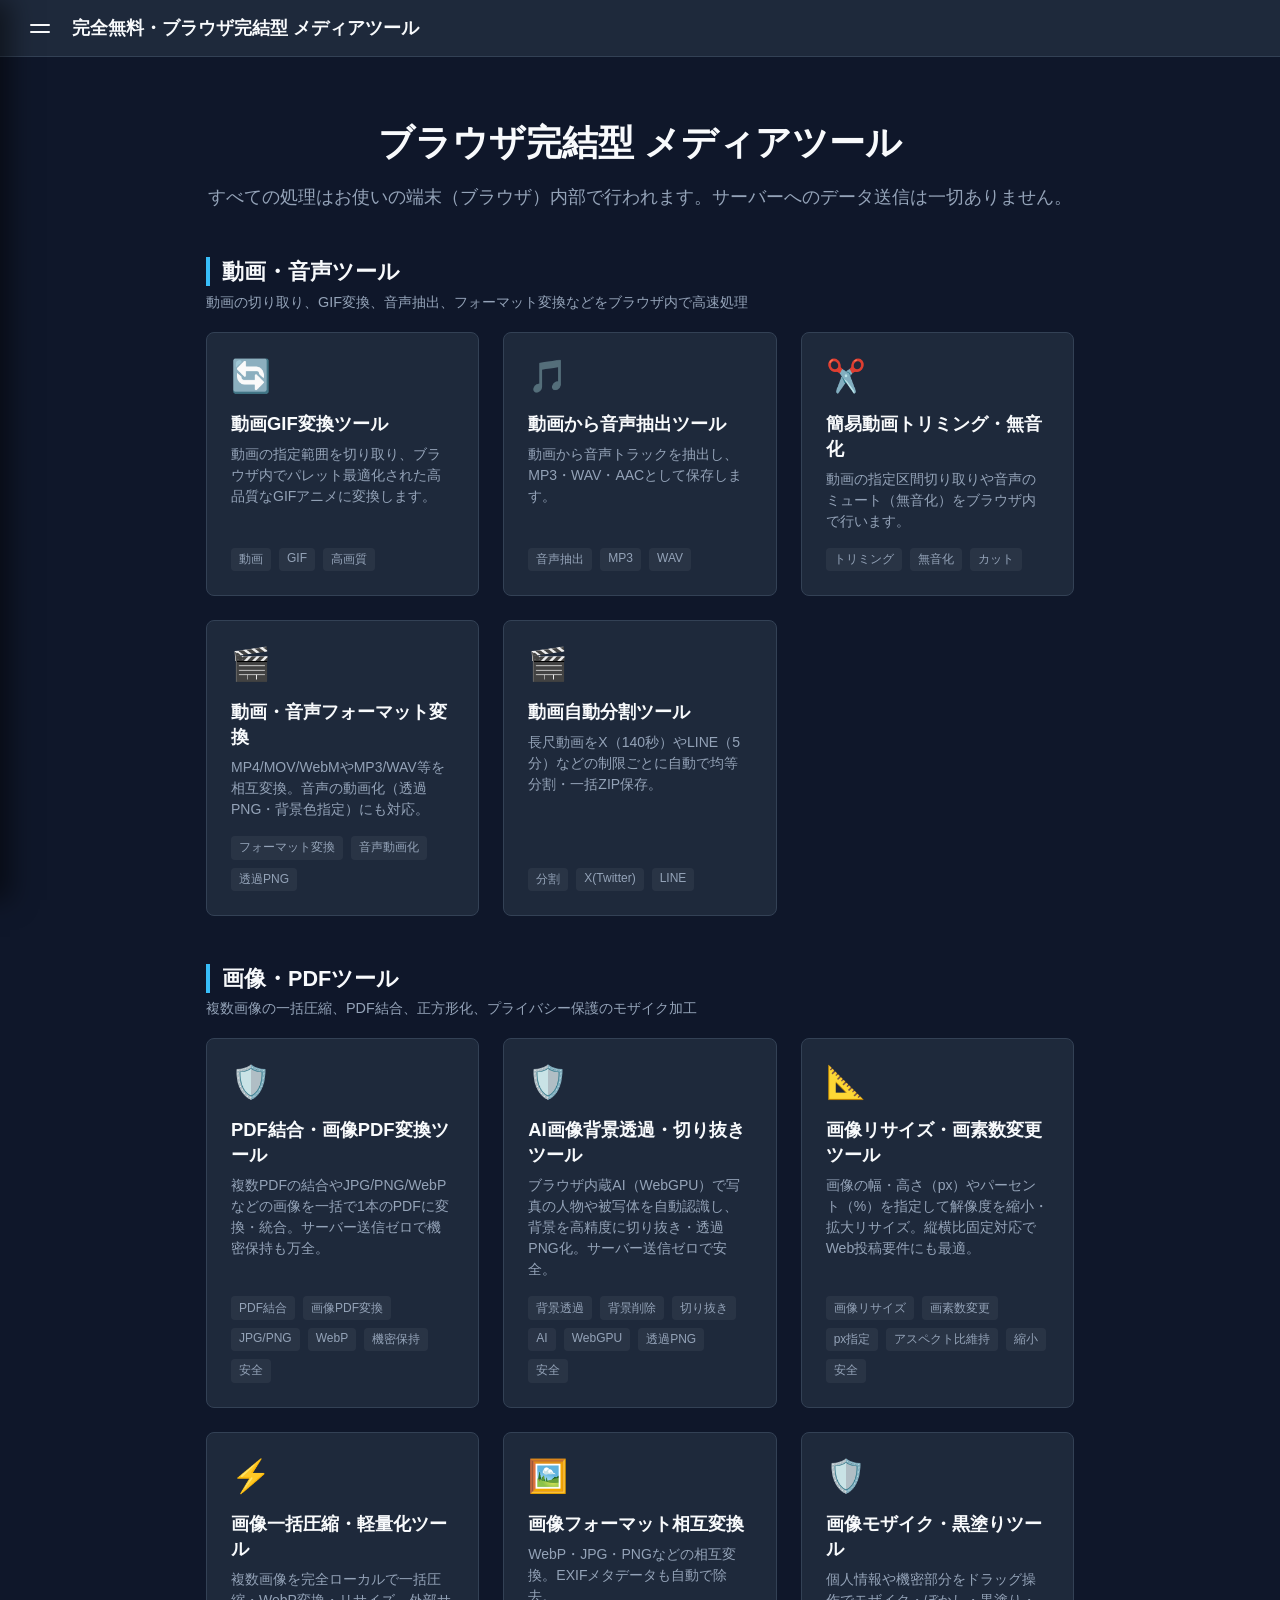
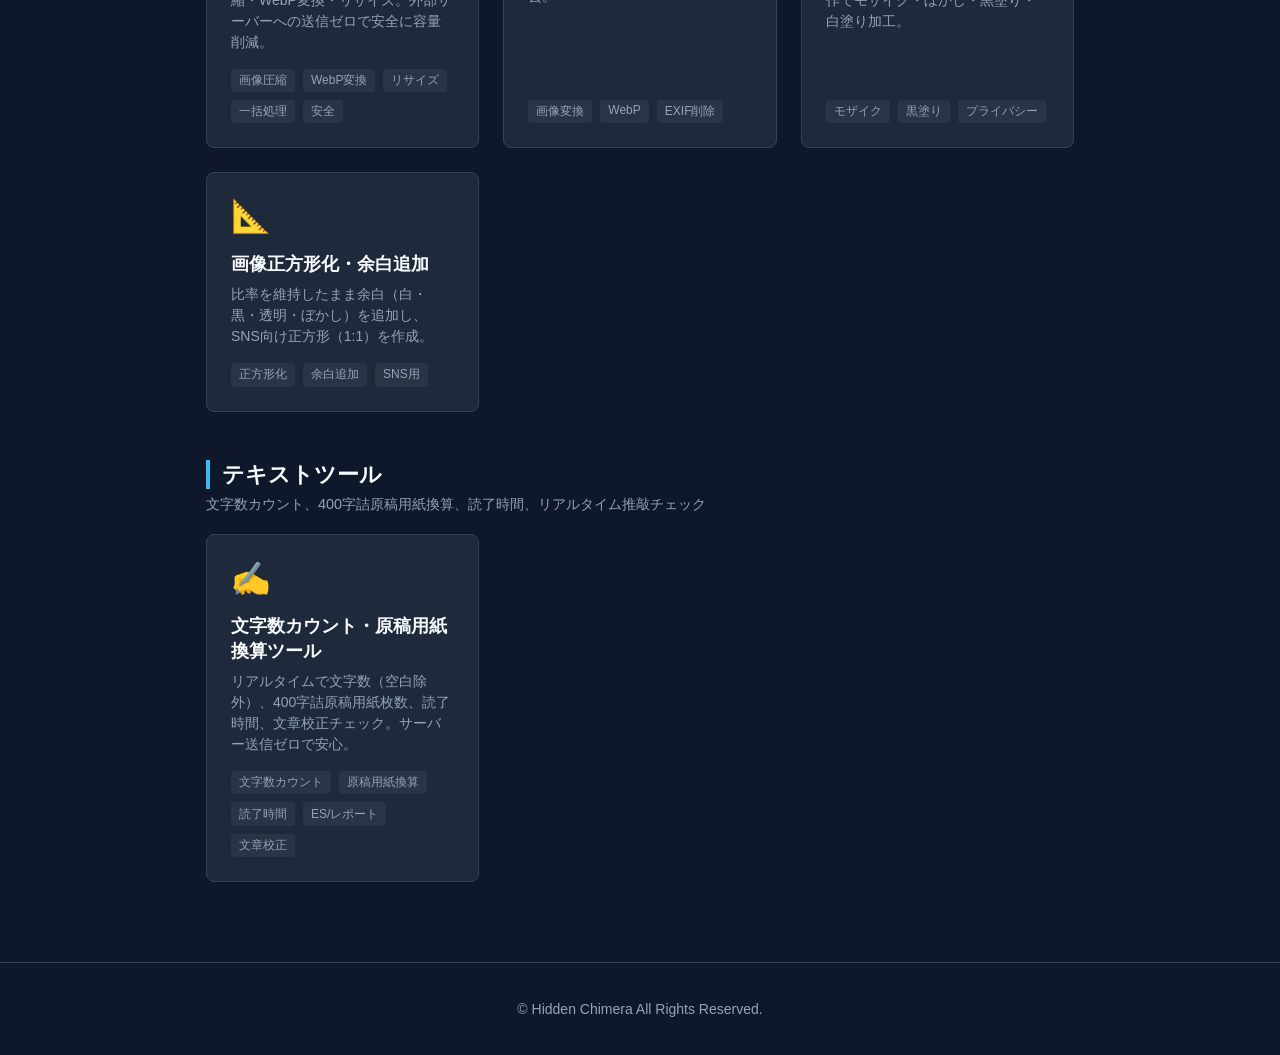
<file: index.html>
<!DOCTYPE html>
<html lang="ja">
<head>
  <meta charset="UTF-8">
  <!-- Google tag (gtag.js) -->
  <script async src="https://www.googletagmanager.com/gtag/js?id=G-R3DRCDH9Z3"></script>
  <script>
    window.dataLayer = window.dataLayer || [];
    function gtag(){dataLayer.push(arguments);}
    gtag('js', new Date());

    gtag('config', 'G-R3DRCDH9Z3');
    gtag('config', 'G-FW7R85YTVX');
  </script>

  <meta name="viewport" content="width=device-width, initial-scale=1.0">
  <title>完全無料・ブラウザ完結型 メディアツール | Tools</title>
  <meta name="description" content="画像圧縮、PDF結合、動画変換、文字数カウントなど、すべての処理がお使いのブラウザ内（ローカル）で完結するWebツール集。サーバー送信ゼロで機密・プライバシーも万全です。">
  <meta name="keywords" content="画像圧縮,PDF結合,動画GIF変換,動画トリミング,文字数カウント,安全,サーバー送信なし,無料">

  <!-- OGP / Twitter Card -->
  <meta property="og:title" content="完全無料・ブラウザ完結型 メディアツール | Tools">
  <meta property="og:description" content="画像圧縮、PDF結合、動画変換、文字数カウントなど、すべての処理がお使いのブラウザ内（ローカル）で完結する安全なメディアツール集。">
  <meta property="og:type" content="website">
  <meta name="twitter:card" content="summary_large_image">

  <link rel="stylesheet" href="/assets/css/common.css">

  <style>
    .loading-notice {
      text-align: center;
      padding: 3rem 1rem;
      color: var(--text-muted);
      font-size: 0.95rem;
    }
  </style>
</head>
<body>

  <header>
    <div class="logo">
      <a href="/">完全無料・ブラウザ完結型 メディアツール</a>
    </div>
  </header>

  <main>
    <section class="hero">
      <h1>ブラウザ完結型 メディアツール</h1>
      <p>すべての処理はお使いの端末（ブラウザ）内部で行われます。サーバーへのデータ送信は一切ありません。</p>
    </section>

    <!-- ツール一覧コンテナ（items.json から動的レンダリング） -->
    <div id="tools-container">
      <div class="loading-notice">ツール一覧を読み込み中...</div>
    </div>

    <noscript>
      <div style="padding: 1.5rem; background: var(--card-bg); border-radius: var(--radius); text-align: center; margin-top: 1rem;">
        <p>当ツールの利用にはJavaScriptの有効化が必要です。</p>
      </div>
    </noscript>
  </main>

  <footer>
    <p>&copy; Hidden Chimera All Rights Reserved.</p>
  </footer>

  <script src="/assets/js/common.js"></script>
  <script>
    document.addEventListener('DOMContentLoaded', async () => {
      const container = document.getElementById('tools-container');

      const iconMap = {
        film: '🎬',
        music: '🎵',
        scissors: '✂️',
        repeat: '🔄',
        image: '🖼️',
        maximize: '📐',
        shield: '🛡️',
        zap: '⚡',
        edit: '✍️',
        default: '🔧'
      };

      const categoryDefinitions = {
        'video-audio': {
          title: '動画・音声ツール',
          description: '動画の切り取り、GIF変換、音声抽出、フォーマット変換などをブラウザ内で高速処理'
        },
        'image': {
          title: '画像・PDFツール',
          description: '複数画像の一括圧縮、PDF結合、正方形化、プライバシー保護のモザイク加工'
        },
        'text': {
          title: 'テキストツール',
          description: '文字数カウント、400字詰原稿用紙換算、読了時間、リアルタイム推敲チェック'
        }
      };

      try {
        const res = await fetch('/items.json');
        if (!res.ok) throw new Error('items.json fetch error');
        const tools = await res.json();

        // カテゴリごとに仕分け
        const categorized = {
          'video-audio': [],
          'image': [],
          'text': []
        };

        tools.forEach(tool => {
          if (categorized[tool.category]) {
            categorized[tool.category].push(tool);
          }
        });

        let html = '';

        for (const [catKey, catInfo] of Object.entries(categoryDefinitions)) {
          const items = categorized[catKey];
          if (!items || items.length === 0) continue;

          html += `
            <section class="category-section">
              <h2 class="category-title">${catInfo.title}</h2>
              <div class="category-desc">${catInfo.description}</div>
              <div class="tool-grid">
          `;

          items.forEach(tool => {
            const icon = iconMap[tool.icon] || iconMap.default;
            const targetUrl = `/items/${tool.id}/`;
            const tagsHtml = (tool.tags || [])
              .map(tag => `<span class="tool-tag">${tag}</span>`)
              .join('');

            html += `
              <a href="${targetUrl}" class="tool-card">
                <div class="tool-card-icon">${icon}</div>
                <div class="tool-card-title">${tool.name}</div>
                <div class="tool-card-desc">${tool.description}</div>
                <div class="tool-card-tags">
                  ${tagsHtml}
                </div>
              </a>
            `;
          });

          html += `
              </div>
            </section>
          `;
        }

        container.innerHTML = html;

      } catch (err) {
        console.error(err);
        container.innerHTML = `
          <div class="loading-notice" style="color: #f87171;">
            ツールの読み込みに失敗しました。ページを再読み込みしてください。
          </div>
        `;
      }
    });
  </script>
</body>
</html>
</file>
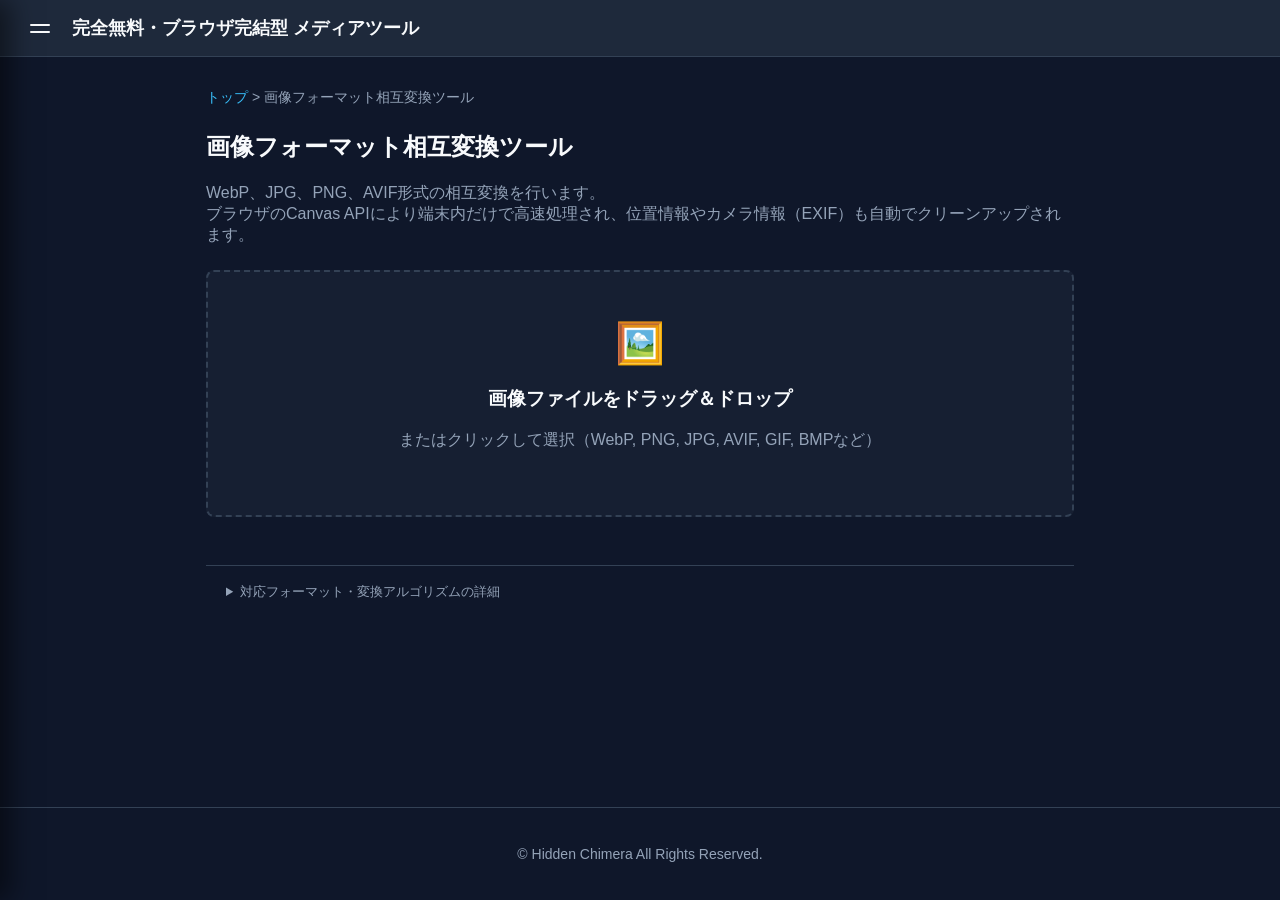
<file: items/image-converter/index.html>
<!DOCTYPE html>
<html lang="ja">
<head>
  <meta charset="UTF-8">
  <!-- Google tag (gtag.js) -->
  <script async src="https://www.googletagmanager.com/gtag/js?id=G-R3DRCDH9Z3"></script>
  <script>
    window.dataLayer = window.dataLayer || [];
    function gtag(){dataLayer.push(arguments);}
    gtag('js', new Date());

    gtag('config', 'G-R3DRCDH9Z3');
    gtag('config', 'G-FW7R85YTVX');
  </script>

  <meta name="viewport" content="width=device-width, initial-scale=1.0">
  <title>画像フォーマット相互変換ツール | 完全無料・ブラウザ完結型 メディアツール</title>
  <meta name="description" content="WebP・JPG・PNG・AVIFなどの画像をブラウザ上で相互変換・一括圧縮。EXIF削除にも対応。サーバー送信なしで高速・安全に処理します。">
  <link rel="stylesheet" href="../../assets/css/common.css">
  <style>
    .breadcrumb {
      font-size: 0.875rem;
      margin-bottom: 1.5rem;
      color: var(--text-muted);
    }
    .breadcrumb a {
      color: var(--primary-color);
      text-decoration: none;
    }
    .control-panel {
      display: none;
      background-color: var(--card-bg);
      border: 1px solid var(--border-color);
      border-radius: var(--radius);
      padding: 1.5rem;
      margin-top: 1.5rem;
    }
    .form-grid {
      display: grid;
      grid-template-columns: repeat(auto-fit, minmax(220px, 1fr));
      gap: 1.25rem;
      margin-bottom: 1.5rem;
    }
    .form-group {
      display: flex;
      flex-direction: column;
      gap: 0.5rem;
    }
    .form-group label {
      font-size: 0.85rem;
      color: var(--text-muted);
    }
    .form-group select,
    .form-group input[type="range"] {
      background: var(--bg-color);
      border: 1px solid var(--border-color);
      color: var(--text-color);
      padding: 0.6rem;
      border-radius: 6px;
    }
    .image-preview-wrapper {
      margin-bottom: 1.5rem;
      text-align: center;
      background: #000;
      border-radius: 8px;
      overflow: hidden;
      padding: 1rem;
      display: flex;
      justify-content: center;
      align-items: center;
      min-height: 140px;
    }
    .image-preview-wrapper img {
      max-width: 100%;
      max-height: 360px;
      object-fit: contain;
      border-radius: 4px;
    }
    .notice-box {
      font-size: 0.8rem;
      color: var(--text-muted);
      background: rgba(255, 255, 255, 0.03);
      border: 1px solid var(--border-color);
      border-radius: 6px;
      padding: 0.75rem 1rem;
      margin-top: 1rem;
      line-height: 1.5;
    }
    .input-info-badge {
      display: inline-block;
      font-size: 0.75rem;
      padding: 0.2rem 0.6rem;
      border-radius: 4px;
      background: rgba(255, 255, 255, 0.1);
      margin-bottom: 0.5rem;
    }
    .slider-container {
      display: flex;
      align-items: center;
      gap: 1rem;
    }
    .slider-container input[type="range"] {
      flex: 1;
    }
    .slider-val {
      font-size: 0.9rem;
      font-weight: 600;
      min-width: 45px;
    }
    .checkbox-group {
      display: flex;
      align-items: center;
      gap: 0.5rem;
      margin-top: 0.5rem;
      cursor: pointer;
    }
    .checkbox-group input {
      cursor: pointer;
    }

    /* 仕様説明アコーディオン */
    .spec-details {
      margin-top: 3rem;
      padding: 1rem 1.25rem;
      border-top: 1px solid var(--border-color);
      font-size: 0.8rem;
      color: var(--text-muted);
      line-height: 1.6;
    }
    .spec-details summary {
      cursor: pointer;
      user-select: none;
      color: var(--text-muted);
      font-weight: 500;
      outline: none;
    }
    .spec-details summary:hover {
      color: var(--text-color);
    }
    .spec-content {
      margin-top: 1rem;
      display: grid;
      grid-template-columns: repeat(auto-fit, minmax(240px, 1fr));
      gap: 1.25rem;
    }
    .spec-group h4 {
      font-size: 0.825rem;
      color: var(--text-color);
      margin-bottom: 0.35rem;
    }
    .spec-group ul {
      margin: 0;
      padding-left: 1.2rem;
    }
    .spec-group li {
      margin-bottom: 0.25rem;
    }
  </style>
</head>
<body>

  <header>
    <div class="logo">
      <a href="../../">完全無料・ブラウザ完結型 メディアツール</a>
    </div>
  </header>

  <main>
    <div class="breadcrumb">
      <a href="../../">トップ</a> &gt; 画像フォーマット相互変換ツール
    </div>

    <h2>画像フォーマット相互変換ツール</h2>
    <p style="color: var(--text-muted); margin-bottom: 1.5rem;">
      WebP、JPG、PNG、AVIF形式の相互変換を行います。<br>
      ブラウザのCanvas APIにより端末内だけで高速処理され、位置情報やカメラ情報（EXIF）も自動でクリーンアップされます。
    </p>

    <!-- ドロップエリア -->
    <div id="dropzone" class="dropzone">
      <div style="font-size: 2.5rem; margin-bottom: 0.5rem;">🖼️</div>
      <h3>画像ファイルをドラッグ＆ドロップ</h3>
      <p>またはクリックして選択（WebP, PNG, JPG, AVIF, GIF, BMPなど）</p>
    </div>

    <!-- コントロールパネル -->
    <div id="control-panel" class="control-panel">
      <div id="input-info-badge" class="input-info-badge">検出ファイル: -</div>

      <div class="image-preview-wrapper">
        <img id="image-preview" alt="画像プレビュー">
      </div>

      <div class="form-grid">
        <div class="form-group">
          <label for="target-format">出力フォーマット</label>
          <select id="target-format">
            <option value="webp">WebP（軽量・Web標準）</option>
            <option value="jpeg">JPG / JPEG（汎用・写真向け）</option>
            <option value="png">PNG（ロスレス・透過対応）</option>
          </select>
        </div>

        <div class="form-group" id="quality-container">
          <label for="quality-range">画質設定</label>
          <div class="slider-container">
            <input type="range" id="quality-range" min="0.1" max="1.0" step="0.05" value="0.85">
            <span id="quality-val" class="slider-val">85%</span>
          </div>
        </div>
      </div>

      <button id="convert-btn" class="btn" style="width: 100%;">変換してダウンロード</button>

      <div class="notice-box">
        💡 <strong>完全ローカル処理・プライバシー保護</strong>: サーバーへの画像送信は行われません。Canvas経由で再描画するため、撮影日時や位置情報などのEXIFメタデータは自動的に除去されます。
      </div>

      <div id="progress-wrapper" class="progress-wrapper">
        <div class="progress-bar-container">
          <div id="progress-bar" class="progress-bar"></div>
        </div>
        <div id="status-text" class="status-text">変換処理中...</div>
      </div>
    </div>

    <!-- 仕様説明アコーディオン -->
    <details class="spec-details">
      <summary>対応フォーマット・変換アルゴリズムの詳細</summary>
      <div class="spec-content">
        <div class="spec-group">
          <h4>入力対応フォーマット</h4>
          <ul>
            <li><strong>画像:</strong> WebP, PNG, JPEG/JPG, AVIF, GIF, BMP, SVG, ICO</li>
          </ul>
        </div>
        <div class="spec-group">
          <h4>出力対応フォーマット</h4>
          <ul>
            <li><strong>WebP:</strong> Google開発の次世代画像形式。アルファ透過を保持したままロッシー/ロスレス圧縮。</li>
            <li><strong>JPEG:</strong> 透過部分は白背景（#FFFFFF）に自動合成。品質スライダー（10%〜100%）による量子化テーブル調整。</li>
            <li><strong>PNG:</strong> 24bit RGB / 32bit RGBA ロスレス（非可逆劣化なし）。</li>
          </ul>
        </div>
        <div class="spec-group">
          <h4>EXIF・個人情報の自動除去</h4>
          <ul>
            <li><strong>Canvas再描画方式:</strong> ピクセル生データのみを抽出し、Canvas上に再ラスタライズして出力するため、元のバイナリに埋め込まれていた GPS位置情報、撮影日時、カメラ機種名などの Exif メタデータは100%物理的に除去されます。</li>
          </ul>
        </div>
      </div>
    </details>
  </main>

  <footer>
    <p>&copy; Hidden Chimera All Rights Reserved.</p>
  </footer>

  <script src="../../assets/js/common.js"></script>
  <script src="./app.js"></script>
</body>
</html>
</file>
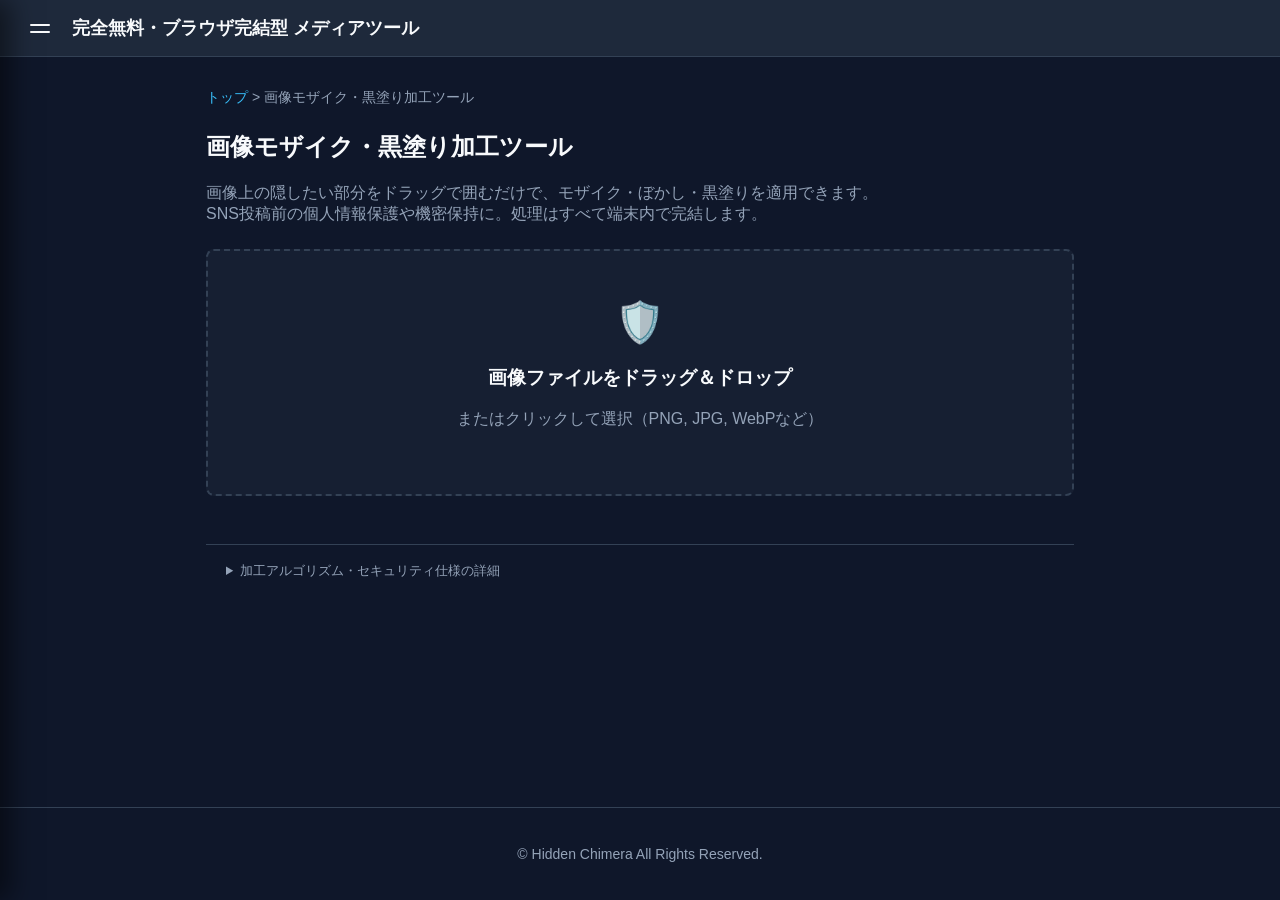
<file: items/image-mosaic-redact/index.html>
<!DOCTYPE html>
<html lang="ja">
<head>
  <meta charset="UTF-8">
  <!-- Google tag (gtag.js) -->
  <script async src="https://www.googletagmanager.com/gtag/js?id=G-R3DRCDH9Z3"></script>
  <script>
    window.dataLayer = window.dataLayer || [];
    function gtag(){dataLayer.push(arguments);}
    gtag('js', new Date());

    gtag('config', 'G-R3DRCDH9Z3');
    gtag('config', 'G-FW7R85YTVX');
  </script>

  <meta name="viewport" content="width=device-width, initial-scale=1.0">
  <title>画像モザイク・黒塗り加工ツール | 完全無料・ブラウザ完結型 メディアツール</title>
  <meta name="description" content="画像の顔や個人情報、機密部分をドラッグ操作で素早く隠せる軽量プライバシー保護ツール。モザイク・ぼかし・黒塗りに対応。ブラウザ完結で安全。">
  <link rel="stylesheet" href="../../assets/css/common.css">
  <style>
    .breadcrumb {
      font-size: 0.875rem;
      margin-bottom: 1.5rem;
      color: var(--text-muted);
    }
    .breadcrumb a {
      color: var(--primary-color);
      text-decoration: none;
    }
    .editor-section {
      display: none;
      background-color: var(--card-bg);
      border: 1px solid var(--border-color);
      border-radius: var(--radius);
      padding: 1.5rem;
      margin-top: 1.5rem;
    }
    .toolbar {
      display: flex;
      flex-wrap: wrap;
      align-items: center;
      gap: 1rem;
      margin-bottom: 1.25rem;
      padding-bottom: 1rem;
      border-bottom: 1px solid var(--border-color);
    }
    .toolbar-group {
      display: flex;
      align-items: center;
      gap: 0.5rem;
    }
    .toolbar-group label {
      font-size: 0.85rem;
      color: var(--text-muted);
      white-space: nowrap;
    }
    .toolbar select, .toolbar input[type="range"] {
      background: var(--bg-color);
      border: 1px solid var(--border-color);
      color: var(--text-color);
      padding: 0.45rem 0.6rem;
      border-radius: 6px;
    }
    .btn-secondary {
      background: rgba(255, 255, 255, 0.08);
      color: var(--text-color);
      border: 1px solid var(--border-color);
      padding: 0.45rem 0.85rem;
      border-radius: 6px;
      font-size: 0.85rem;
      cursor: pointer;
      transition: background 0.2s;
    }
    .btn-secondary:hover {
      background: rgba(255, 255, 255, 0.15);
    }
    .canvas-container {
      position: relative;
      display: flex;
      justify-content: center;
      align-items: center;
      background: #111;
      border-radius: 8px;
      padding: 1rem;
      overflow: auto;
      max-height: 520px;
    }
    #image-canvas {
      cursor: crosshair;
      max-width: 100%;
      height: auto;
      border-radius: 4px;
      box-shadow: 0 4px 12px rgba(0, 0, 0, 0.4);
    }
    .selection-box {
      position: absolute;
      border: 1px dashed #38bdf8;
      background: rgba(56, 189, 248, 0.2);
      pointer-events: none;
      display: none;
    }

    /* 仕様説明アコーディオン */
    .spec-details {
      margin-top: 3rem;
      padding: 1rem 1.25rem;
      border-top: 1px solid var(--border-color);
      font-size: 0.8rem;
      color: var(--text-muted);
      line-height: 1.6;
    }
    .spec-details summary {
      cursor: pointer;
      user-select: none;
      color: var(--text-muted);
      font-weight: 500;
      outline: none;
    }
    .spec-details summary:hover {
      color: var(--text-color);
    }
    .spec-content {
      margin-top: 1rem;
      display: grid;
      grid-template-columns: repeat(auto-fit, minmax(240px, 1fr));
      gap: 1.25rem;
    }
    .spec-group h4 {
      font-size: 0.825rem;
      color: var(--text-color);
      margin-bottom: 0.35rem;
    }
    .spec-group ul {
      margin: 0;
      padding-left: 1.2rem;
    }
    .spec-group li {
      margin-bottom: 0.25rem;
    }
  </style>
</head>
<body>

  <header>
    <div class="logo">
      <a href="../../">完全無料・ブラウザ完結型 メディアツール</a>
    </div>
  </header>

  <main>
    <div class="breadcrumb">
      <a href="../../">トップ</a> &gt; 画像モザイク・黒塗り加工ツール
    </div>

    <h2>画像モザイク・黒塗り加工ツール</h2>
    <p style="color: var(--text-muted); margin-bottom: 1.5rem;">
      画像上の隠したい部分をドラッグで囲むだけで、モザイク・ぼかし・黒塗りを適用できます。<br>
      SNS投稿前の個人情報保護や機密保持に。処理はすべて端末内で完結します。
    </p>

    <!-- ファイルドロップエリア -->
    <div id="dropzone" class="dropzone">
      <div style="font-size: 2.5rem; margin-bottom: 0.5rem;">🛡️</div>
      <h3>画像ファイルをドラッグ＆ドロップ</h3>
      <p>またはクリックして選択（PNG, JPG, WebPなど）</p>
    </div>

    <!-- 編集パネル -->
    <div id="editor-section" class="editor-section">
      <div class="toolbar">
        <div class="toolbar-group">
          <label for="mask-type">加工タイプ</label>
          <select id="mask-type">
            <option value="mosaic">モザイク</option>
            <option value="blur">ぼかし</option>
            <option value="black">黒塗り</option>
            <option value="white">白塗り</option>
          </select>
        </div>

        <div class="toolbar-group" id="strength-group">
          <label for="mask-strength">強度: <span id="strength-val">15</span></label>
          <input type="range" id="mask-strength" min="5" max="40" value="15">
        </div>

        <div style="margin-left: auto; display: flex; gap: 0.5rem;">
          <button id="undo-btn" class="btn-secondary" title="直前の加工を取り消す">元に戻す (Undo)</button>
          <button id="reset-btn" class="btn-secondary" style="color: #f87171;">最初に戻す</button>
        </div>
      </div>

      <div class="canvas-container" id="canvas-wrapper">
        <canvas id="image-canvas"></canvas>
        <div id="selection-box" class="selection-box"></div>
      </div>

      <div style="display: flex; justify-content: space-between; align-items: center; margin-top: 1.5rem;">
        <span style="font-size: 0.8rem; color: var(--text-muted);">
          ※隠したい範囲をマウス（またはタッチ）でドラッグして指定してください。
        </span>
        <button id="download-btn" class="btn">加工済み画像を保存</button>
      </div>
    </div>

    <!-- 仕様説明アコーディオン -->
    <details class="spec-details">
      <summary>加工アルゴリズム・セキュリティ仕様の詳細</summary>
      <div class="spec-content">
        <div class="spec-group">
          <h4>入力・保存仕様</h4>
          <ul>
            <li><strong>入力:</strong> PNG, JPG/JPEG, WebP, AVIF, GIF, BMP</li>
            <li><strong>出力:</strong> PNG（ロスレス・高精細）。加工の劣化を防ぎ、元画像の解像度を100%維持して出力します。</li>
          </ul>
        </div>
        <div class="spec-group">
          <h4>マスキングアルゴリズム</h4>
          <ul>
            <li><strong>モザイク:</strong> 指定ブロックサイズごとにピクセル平均色を算出し、タイル状に塗りつぶし。</li>
            <li><strong>ぼかし:</strong> Canvas 2D <code>filter = 'blur(Xpx)'</code> を使用したガウシアンブラー処理。</li>
            <li><strong>黒塗り・白塗り:</strong> <code>fillRect</code> による単色矩形塗りつぶし。</li>
          </ul>
        </div>
        <div class="spec-group">
          <h4>不可逆加工（復元不可能性）</h4>
          <ul>
            <li><strong>ピクセル破壊:</strong> マスク部分はHTML Canvas上で元のピクセルデータが完全に上書きされるため、レイヤー構造のある画像編集ソフト等で開いても元の情報を復元することは数学的に不可能です。</li>
          </ul>
        </div>
      </div>
    </details>
  </main>

  <footer>
    <p>&copy; Hidden Chimera All Rights Reserved.</p>
  </footer>

  <script src="../../assets/js/common.js"></script>
  <script src="./app.js"></script>
</body>
</html>
</file>
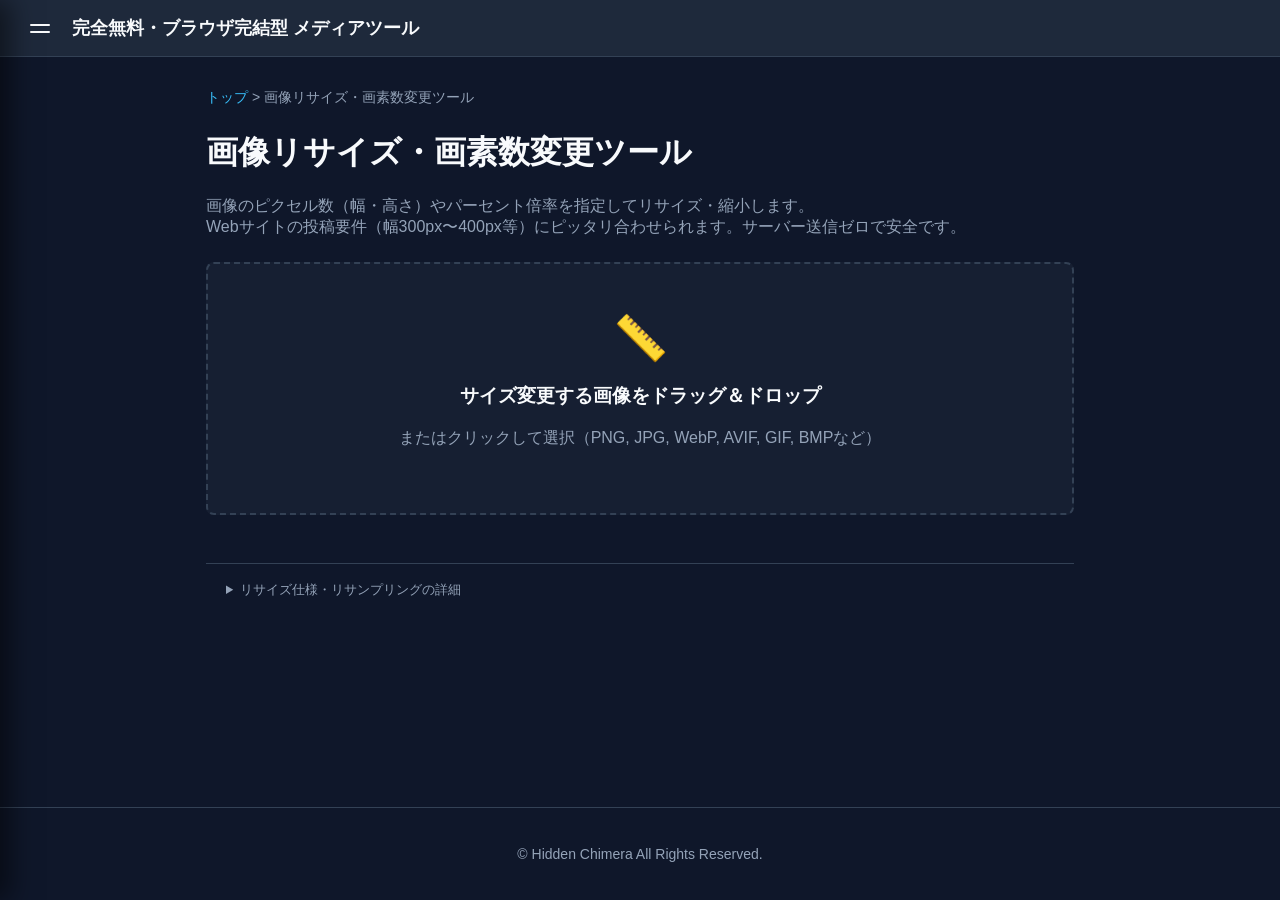
<file: items/image-resizer/index.html>
<!DOCTYPE html>
<html lang="ja">
<head>
  <meta charset="UTF-8">
  <!-- Google tag (gtag.js) -->
  <script async src="https://www.googletagmanager.com/gtag/js?id=G-R3DRCDH9Z3"></script>
  <script>
    window.dataLayer = window.dataLayer || [];
    function gtag(){dataLayer.push(arguments);}
    gtag('js', new Date());

    gtag('config', 'G-R3DRCDH9Z3');
    gtag('config', 'G-FW7R85YTVX');
  </script>

  <meta name="viewport" content="width=device-width, initial-scale=1.0">
  <title>【無料・安全】画像リサイズ・画素数変更ツール（px・%指定） | サーバー送信なし - Tools</title>
  <meta name="description" content="画像のピクセル数（幅・高さ）やパーセント（%）を指定してブラウザ内で高速にリサイズ・縮小変換。アスペクト比固定対応。サーバー送信ゼロで安全。">
  <meta name="keywords" content="画像リサイズ,画素数変更,ピクセル変更,画像縮小,アスペクト比維持,無料,安全,サーバー送信なし">

  <!-- OGP / Twitter Card -->
  <meta property="og:title" content="【無料・安全】画像リサイズ・画素数変更ツール（px・%指定） | サーバー送信なし">
  <meta property="og:description" content="ピクセル数やパーセントを指定して画像を瞬時にリサイズ。ブラウザ完結で安全・高速。">
  <meta property="og:type" content="article">
  <meta name="twitter:card" content="summary_large_image">

  <link rel="stylesheet" href="../../assets/css/common.css">

  <style>
    .breadcrumb {
      font-size: 0.875rem;
      margin-bottom: 1.5rem;
      color: var(--text-muted);
    }
    .breadcrumb a {
      color: var(--primary-color);
      text-decoration: none;
    }
    .control-panel {
      display: none;
      background-color: var(--card-bg);
      border: 1px solid var(--border-color);
      border-radius: var(--radius);
      padding: 1.5rem;
      margin-top: 1.5rem;
    }
    .preview-container {
      text-align: center;
      background: #000;
      border-radius: 8px;
      overflow: hidden;
      padding: 1rem;
      margin-bottom: 1.5rem;
      display: flex;
      justify-content: center;
      align-items: center;
      min-height: 140px;
    }
    .preview-container img {
      max-width: 100%;
      max-height: 320px;
      object-fit: contain;
      border-radius: 4px;
    }
    .stats-badge-row {
      display: flex;
      flex-wrap: wrap;
      gap: 0.75rem;
      align-items: center;
      justify-content: center;
      margin-bottom: 1.5rem;
      padding: 0.75rem 1rem;
      background: rgba(56, 189, 248, 0.08);
      border: 1px solid rgba(56, 189, 248, 0.2);
      border-radius: 6px;
      font-size: 0.9rem;
    }
    .stats-badge-row strong {
      color: var(--primary-color);
    }
    .form-grid {
      display: grid;
      grid-template-columns: repeat(auto-fit, minmax(220px, 1fr));
      gap: 1.25rem;
      margin-bottom: 1.5rem;
    }
    .form-group {
      display: flex;
      flex-direction: column;
      gap: 0.4rem;
    }
    .form-group label {
      font-size: 0.85rem;
      color: var(--text-muted);
    }
    .form-group select,
    .form-group input[type="number"] {
      background: var(--bg-color);
      border: 1px solid var(--border-color);
      color: var(--text-color);
      padding: 0.6rem;
      border-radius: 6px;
    }
    .dimension-inputs {
      display: flex;
      align-items: center;
      gap: 0.5rem;
    }
    .dimension-inputs input {
      flex: 1;
      width: 100%;
      background: var(--bg-color);
      border: 1px solid var(--border-color);
      color: var(--text-color);
      padding: 0.6rem;
      border-radius: 6px;
    }
    .checkbox-inline {
      display: flex;
      align-items: center;
      gap: 0.4rem;
      font-size: 0.825rem;
      color: var(--text-muted);
      cursor: pointer;
      margin-top: 0.35rem;
    }
    .checkbox-inline input {
      cursor: pointer;
    }

    /* 仕様説明アコーディオン */
    .spec-details {
      margin-top: 3rem;
      padding: 1rem 1.25rem;
      border-top: 1px solid var(--border-color);
      font-size: 0.8rem;
      color: var(--text-muted);
      line-height: 1.6;
    }
    .spec-details summary {
      cursor: pointer;
      user-select: none;
      color: var(--text-muted);
      font-weight: 500;
      outline: none;
    }
    .spec-details summary:hover {
      color: var(--text-color);
    }
    .spec-content {
      margin-top: 1rem;
      display: grid;
      grid-template-columns: repeat(auto-fit, minmax(240px, 1fr));
      gap: 1.25rem;
    }
    .spec-group h4 {
      font-size: 0.825rem;
      color: var(--text-color);
      margin-bottom: 0.35rem;
    }
    .spec-group ul {
      margin: 0;
      padding-left: 1.2rem;
    }
    .spec-group li {
      margin-bottom: 0.25rem;
    }
  </style>
</head>
<body>

  <header>
    <div class="logo">
      <a href="../../">完全無料・ブラウザ完結型 メディアツール</a>
    </div>
  </header>

  <main>
    <div class="breadcrumb">
      <a href="../../">トップ</a> &gt; 画像リサイズ・画素数変更ツール
    </div>

    <h1>画像リサイズ・画素数変更ツール</h1>
    <p style="color: var(--text-muted); margin-bottom: 1.5rem;">
      画像のピクセル数（幅・高さ）やパーセント倍率を指定してリサイズ・縮小します。<br>
      Webサイトの投稿要件（幅300px〜400px等）にピッタリ合わせられます。サーバー送信ゼロで安全です。
    </p>

    <!-- ファイルドロップエリア -->
    <div id="dropzone" class="dropzone">
      <div style="font-size: 2.75rem; margin-bottom: 0.5rem;">📏</div>
      <h3>サイズ変更する画像をドラッグ＆ドロップ</h3>
      <p>またはクリックして選択（PNG, JPG, WebP, AVIF, GIF, BMPなど）</p>
    </div>

    <!-- コントロールパネル -->
    <div id="control-panel" class="control-panel">
      
      <!-- プレビュー -->
      <div class="preview-container">
        <img id="image-preview" alt="画像プレビュー">
      </div>

      <!-- 画素数変化ステータスバー -->
      <div class="stats-badge-row">
        <span>元のサイズ: <strong id="orig-dim">-</strong></span>
        <span>➔</span>
        <span>変更後: <strong id="target-dim">-</strong></span>
      </div>

      <div class="form-grid">
        <!-- リサイズ方式の選択 -->
        <div class="form-group">
          <label for="mode-select">指定方法</label>
          <select id="mode-select">
            <option value="px" selected>幅・高さ（ピクセル指定）</option>
            <option value="percent">パーセント（%倍率指定）</option>
            <option value="max-edge">長辺サイズ指定（px）</option>
          </select>
        </div>

        <!-- ピクセル指定UI -->
        <div class="form-group" id="group-px">
          <label>横幅 (W) × 高さ (H)</label>
          <div class="dimension-inputs">
            <input type="number" id="input-w" min="1" max="10000" placeholder="幅">
            <span style="color: var(--text-muted);">×</span>
            <input type="number" id="input-h" min="1" max="10000" placeholder="高">
          </div>
          <label class="checkbox-inline">
            <input type="checkbox" id="lock-ratio" checked>
            <span>縦横比（アスペクト比）を維持する</span>
          </label>
        </div>

        <!-- パーセント指定UI -->
        <div class="form-group" id="group-percent" style="display: none;">
          <label for="input-percent">縮小・拡大倍率 (%)</label>
          <input type="number" id="input-percent" min="1" max="500" value="50" step="5">
          <span style="font-size: 0.75rem; color: var(--text-muted);">※例: 50%にすると縦横それぞれ半分になります</span>
        </div>

        <!-- 長辺指定UI -->
        <div class="form-group" id="group-max-edge" style="display: none;">
          <label for="input-max-edge">長辺の最大ピクセル (px)</label>
          <input type="number" id="input-max-edge" min="10" max="10000" value="400" step="10">
          <span style="font-size: 0.75rem; color: var(--text-muted);">※縦横の長い方を基準にして自動縮小</span>
        </div>

        <!-- 保存形式 -->
        <div class="form-group">
          <label for="format-select">保存フォーマット</label>
          <select id="format-select">
            <option value="original" selected>元の形式を維持</option>
            <option value="image/png">PNG（高画質・透過保持）</option>
            <option value="image/jpeg">JPG（写真向け・軽量）</option>
            <option value="image/webp">WebP（次世代・軽量）</option>
          </select>
        </div>
      </div>

      <button id="download-btn" class="btn" style="width: 100%;">リサイズしてダウンロード</button>
    </div>

    <!-- 仕様説明アコーディオン -->
    <details class="spec-details">
      <summary>リサイズ仕様・リサンプリングの詳細</summary>
      <div class="spec-content">
        <div class="spec-group">
          <h4>入力対応フォーマット</h4>
          <ul>
            <li><strong>画像:</strong> PNG, JPG/JPEG, WebP, AVIF, GIF, BMP, SVG</li>
          </ul>
        </div>
        <div class="spec-group">
          <h4>リサンプリング補間アルゴリズム</h4>
          <ul>
            <li><strong>高品質バイリニア / バイキュービック補間:</strong> ブラウザ標準のネイティブ描画エンジン（Canvas 2D）により、縮小時もモアレやジャギーを抑えて滑らかにリサンプリングします。</li>
          </ul>
        </div>
        <div class="spec-group">
          <h4>プライバシー・Exif処理</h4>
          <ul>
            <li><strong>Exif物理除去:</strong> ピクセル生データのみを再描画するため、撮影位置（GPS）やカメラ情報は自動で除去されます。外部サーバー送信は一切ありません。</li>
          </ul>
        </div>
      </div>
    </details>
  </main>

  <footer>
    <p>&copy; Hidden Chimera All Rights Reserved.</p>
  </footer>

  <script src="../../assets/js/common.js"></script>
  <script src="./app.js"></script>
</body>
</html>
</file>
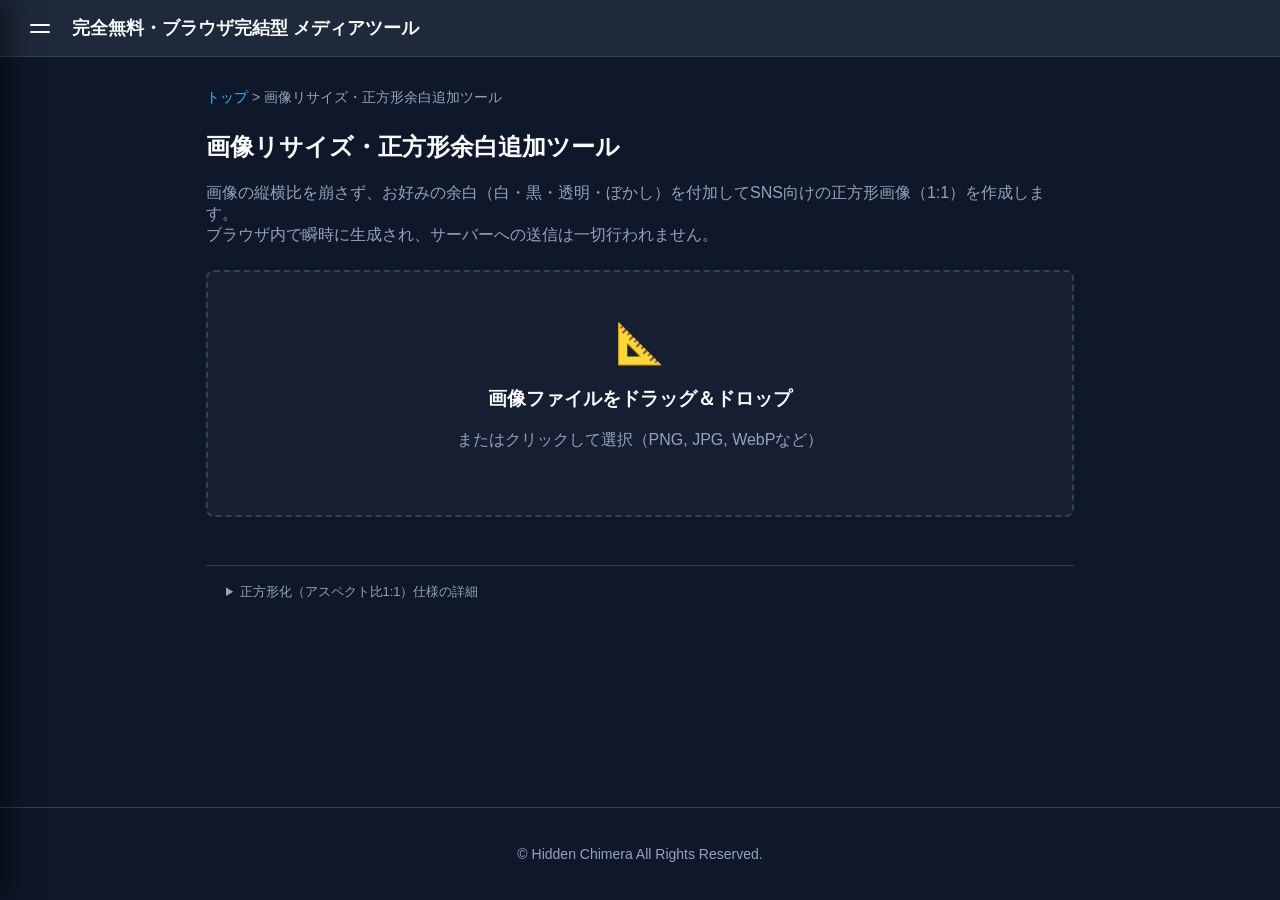
<file: items/image-square-padding/index.html>
<!DOCTYPE html>
<html lang="ja">
<head>
  <meta charset="UTF-8">
  <!-- Google tag (gtag.js) -->
  <script async src="https://www.googletagmanager.com/gtag/js?id=G-R3DRCDH9Z3"></script>
  <script>
    window.dataLayer = window.dataLayer || [];
    function gtag(){dataLayer.push(arguments);}
    gtag('js', new Date());

    gtag('config', 'G-R3DRCDH9Z3');
    gtag('config', 'G-FW7R85YTVX');
  </script>

  <meta name="viewport" content="width=device-width, initial-scale=1.0">
  <title>画像リサイズ・正方形余白追加ツール | 完全無料・ブラウザ完結型 メディアツール</title>
  <meta name="description" content="画像の比率を維持したまま、白・黒・透明・ぼかし等の余白を追加してSNS向け正方形（1:1）画像に変換します。ブラウザ完結で安全・高速。">
  <link rel="stylesheet" href="../../assets/css/common.css">
  <style>
    .breadcrumb {
      font-size: 0.875rem;
      margin-bottom: 1.5rem;
      color: var(--text-muted);
    }
    .breadcrumb a {
      color: var(--primary-color);
      text-decoration: none;
    }
    .editor-section {
      display: none;
      background-color: var(--card-bg);
      border: 1px solid var(--border-color);
      border-radius: var(--radius);
      padding: 1.5rem;
      margin-top: 1.5rem;
    }
    .preview-container {
      display: flex;
      justify-content: center;
      align-items: center;
      background: #111;
      background-image: 
        linear-gradient(45deg, #1e1e1e 25%, transparent 25%), 
        linear-gradient(-45deg, #1e1e1e 25%, transparent 25%), 
        linear-gradient(45deg, transparent 75%, #1e1e1e 75%), 
        linear-gradient(-45deg, transparent 75%, #1e1e1e 75%);
      background-size: 16px 16px;
      background-position: 0 0, 0 8px, 8px -8px, -8px 0px;
      border-radius: 8px;
      padding: 1.5rem;
      margin-bottom: 1.5rem;
      overflow: hidden;
    }
    #preview-canvas {
      max-width: 100%;
      max-height: 380px;
      border-radius: 4px;
      box-shadow: 0 4px 12px rgba(0, 0, 0, 0.4);
    }
    .controls-grid {
      display: grid;
      grid-template-columns: repeat(auto-fit, minmax(200px, 1fr));
      gap: 1.25rem;
      margin-bottom: 1.5rem;
    }
    .input-group {
      display: flex;
      flex-direction: column;
      gap: 0.4rem;
    }
    .input-group label {
      font-size: 0.85rem;
      color: var(--text-muted);
    }
    .input-group select, .input-group input {
      background: var(--bg-color);
      border: 1px solid var(--border-color);
      color: var(--text-color);
      padding: 0.6rem;
      border-radius: 6px;
    }
    .color-picker-wrapper {
      display: flex;
      gap: 0.5rem;
      align-items: center;
    }
    .color-picker-wrapper input[type="color"] {
      width: 44px;
      height: 38px;
      padding: 0.1rem;
      cursor: pointer;
    }

    /* 仕様説明アコーディオン */
    .spec-details {
      margin-top: 3rem;
      padding: 1rem 1.25rem;
      border-top: 1px solid var(--border-color);
      font-size: 0.8rem;
      color: var(--text-muted);
      line-height: 1.6;
    }
    .spec-details summary {
      cursor: pointer;
      user-select: none;
      color: var(--text-muted);
      font-weight: 500;
      outline: none;
    }
    .spec-details summary:hover {
      color: var(--text-color);
    }
    .spec-content {
      margin-top: 1rem;
      display: grid;
      grid-template-columns: repeat(auto-fit, minmax(240px, 1fr));
      gap: 1.25rem;
    }
    .spec-group h4 {
      font-size: 0.825rem;
      color: var(--text-color);
      margin-bottom: 0.35rem;
    }
    .spec-group ul {
      margin: 0;
      padding-left: 1.2rem;
    }
    .spec-group li {
      margin-bottom: 0.25rem;
    }
  </style>
</head>
<body>

  <header>
    <div class="logo">
      <a href="../../">完全無料・ブラウザ完結型 メディアツール</a>
    </div>
  </header>

  <main>
    <div class="breadcrumb">
      <a href="../../">トップ</a> &gt; 画像リサイズ・正方形余白追加ツール
    </div>

    <h2>画像リサイズ・正方形余白追加ツール</h2>
    <p style="color: var(--text-muted); margin-bottom: 1.5rem;">
      画像の縦横比を崩さず、お好みの余白（白・黒・透明・ぼかし）を付加してSNS向けの正方形画像（1:1）を作成します。<br>
      ブラウザ内で瞬時に生成され、サーバーへの送信は一切行われません。
    </p>

    <!-- ファイルドロップエリア -->
    <div id="dropzone" class="dropzone">
      <div style="font-size: 2.5rem; margin-bottom: 0.5rem;">📐</div>
      <h3>画像ファイルをドラッグ＆ドロップ</h3>
      <p>またはクリックして選択（PNG, JPG, WebPなど）</p>
    </div>

    <!-- 編集設定パネル -->
    <div id="editor-section" class="editor-section">
      <div class="preview-container">
        <canvas id="preview-canvas"></canvas>
      </div>

      <div class="controls-grid">
        <div class="input-group">
          <label for="bg-type">背景（余白）のスタイル</label>
          <select id="bg-type">
            <option value="white">白背景 (#FFFFFF)</option>
            <option value="black">黒背景 (#000000)</option>
            <option value="transparent">透明 (PNG出力)</option>
            <option value="custom">カスタムカラー指定</option>
            <option value="blur">元画像のぼかし余白</option>
          </select>
        </div>

        <div class="input-group" id="custom-color-group" style="display: none;">
          <label for="custom-color">カスタム背景色</label>
          <div class="color-picker-wrapper">
            <input type="color" id="custom-color" value="#ffffff">
            <span id="custom-color-hex" style="font-size: 0.85rem; color: var(--text-muted);">#FFFFFF</span>
          </div>
        </div>

        <div class="input-group">
          <label for="padding-scale">画像の拡大・縮小（ズーム: <span id="padding-val">100%</span>）</label>
          <input type="range" id="padding-scale" min="40" max="200" value="100" step="1">
        </div>

        <div class="input-group">
          <label for="export-format">保存形式</label>
          <select id="export-format">
            <option value="image/png">PNG（透明保持・高画質）</option>
            <option value="image/jpeg">JPG（写真・軽量）</option>
            <option value="image/webp">WebP（次世代・Web最適化）</option>
          </select>
        </div>
      </div>

      <button id="download-btn" class="btn" style="width: 100%; margin-top: 1rem;">正方形画像をダウンロード</button>
    </div>

    <!-- 仕様説明アコーディオン -->
    <details class="spec-details">
      <summary>正方形化（アスペクト比1:1）仕様の詳細</summary>
      <div class="spec-content">
        <div class="spec-group">
          <h4>キャンバスサイズ決定アルゴリズム</h4>
          <ul>
            <li><strong>長辺フィット:</strong> <code>max(元画像幅, 元画像高さ)</code> を基準とし、解像度を縮小せずに余白を拡張して $1:1$ の正方形キャンバスを生成。</li>
            <li><strong>パディング計算:</strong> スライダー値に応じて長辺に対する余白比率を付加し、周囲に均等なマージンを設けます。</li>
          </ul>
        </div>
        <div class="spec-group">
          <h4>背景描画タイプ</h4>
          <ul>
            <li><strong>単色背景:</strong> 白 / 黒 / カラーピッカーによる16進数カラーコード塗りつぶし。</li>
            <li><strong>透明背景:</strong> アルファチャンネルを維持（PNG / WebP 出力時）。</li>
            <li><strong>ぼかし背景:</strong> 元画像をキャンバス全体に引き伸ばして拡大描画し、ガウシアンブラー（<code>filter = 'blur(20px)'</code>）を適用して被写体を自然に引き立てます。</li>
          </ul>
        </div>
        <div class="spec-group">
          <h4>SNS推奨解像度適合</h4>
          <ul>
            <li>Instagram（フィード正方形投稿: 1080×1080px推奨）、X/Twitter、LINEのアイコン・サムネイルに、画像がトリミング（クロップ）されて端が切れることなくそのまま配置可能になります。</li>
          </ul>
        </div>
      </div>
    </details>
  </main>

  <footer>
    <p>&copy; Hidden Chimera All Rights Reserved.</p>
  </footer>

  <script src="../../assets/js/common.js"></script>
  <script src="./app.js"></script>
</body>
</html>
</file>
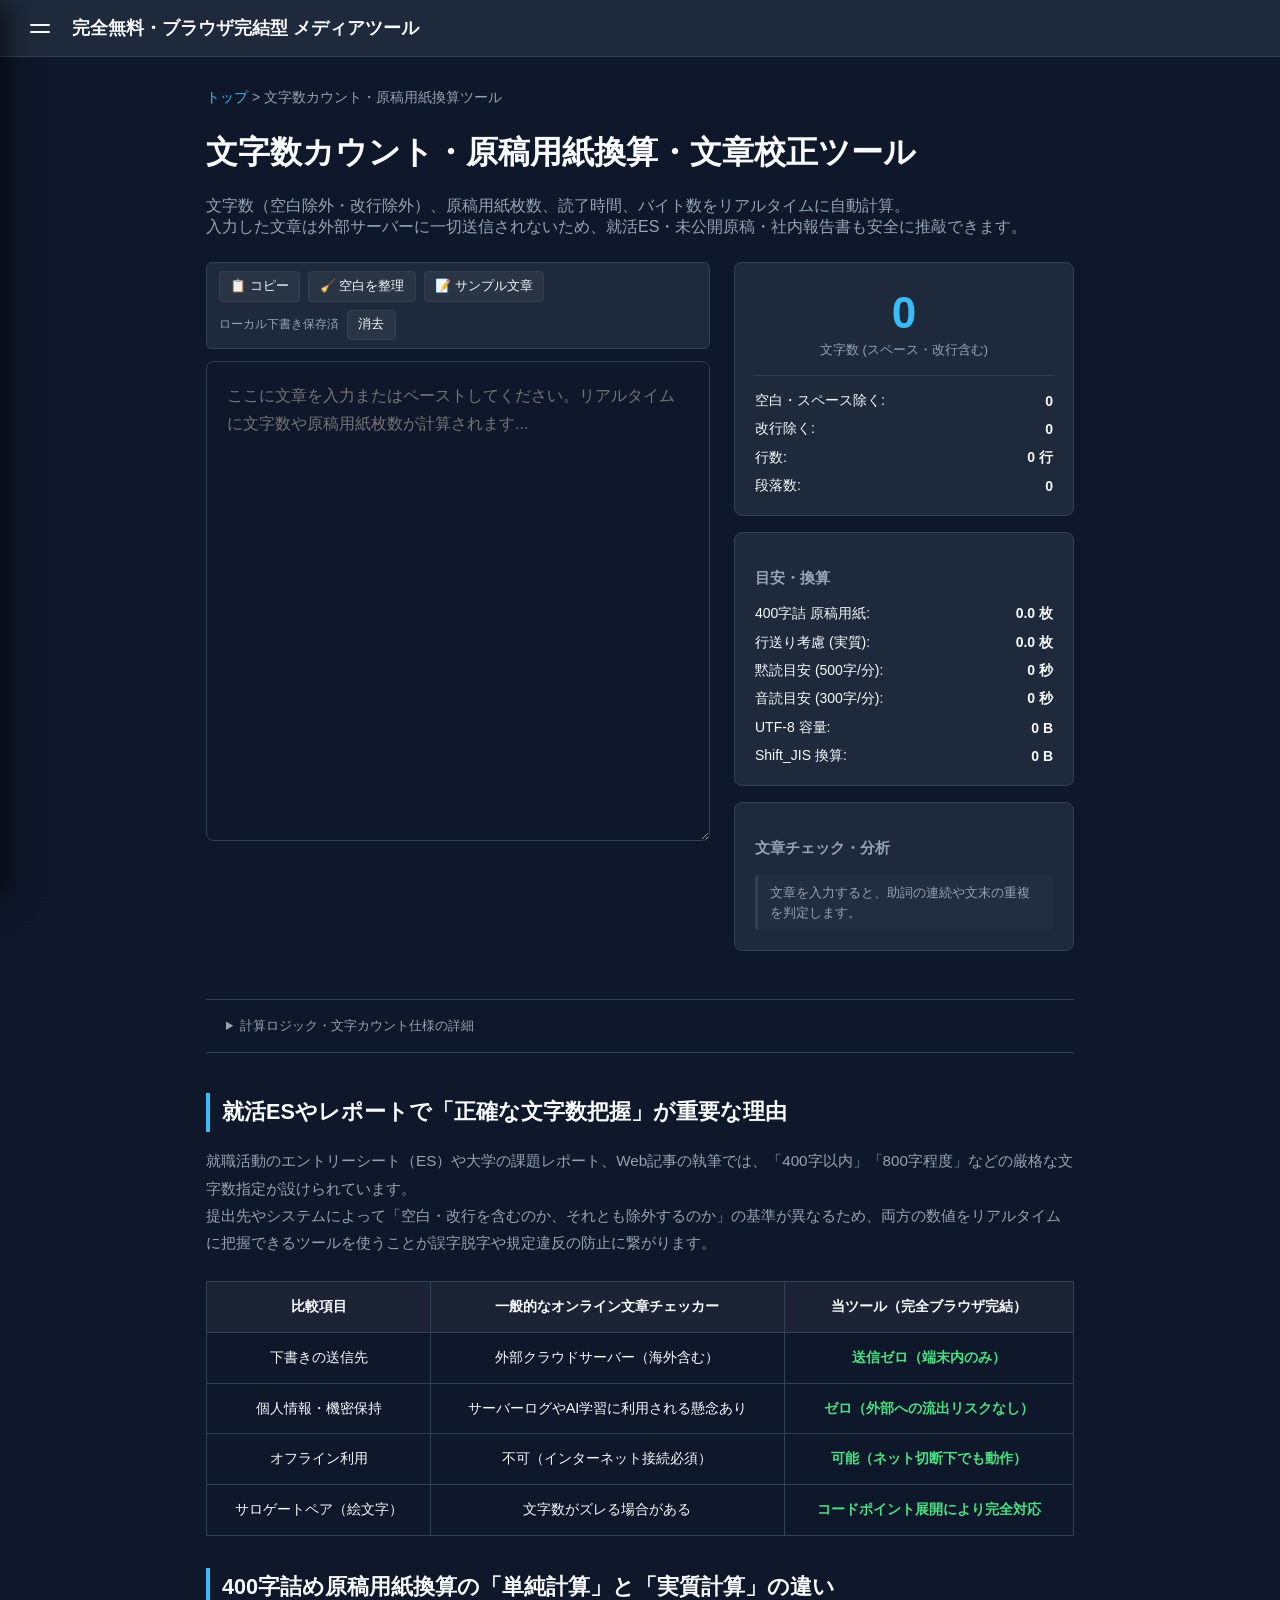
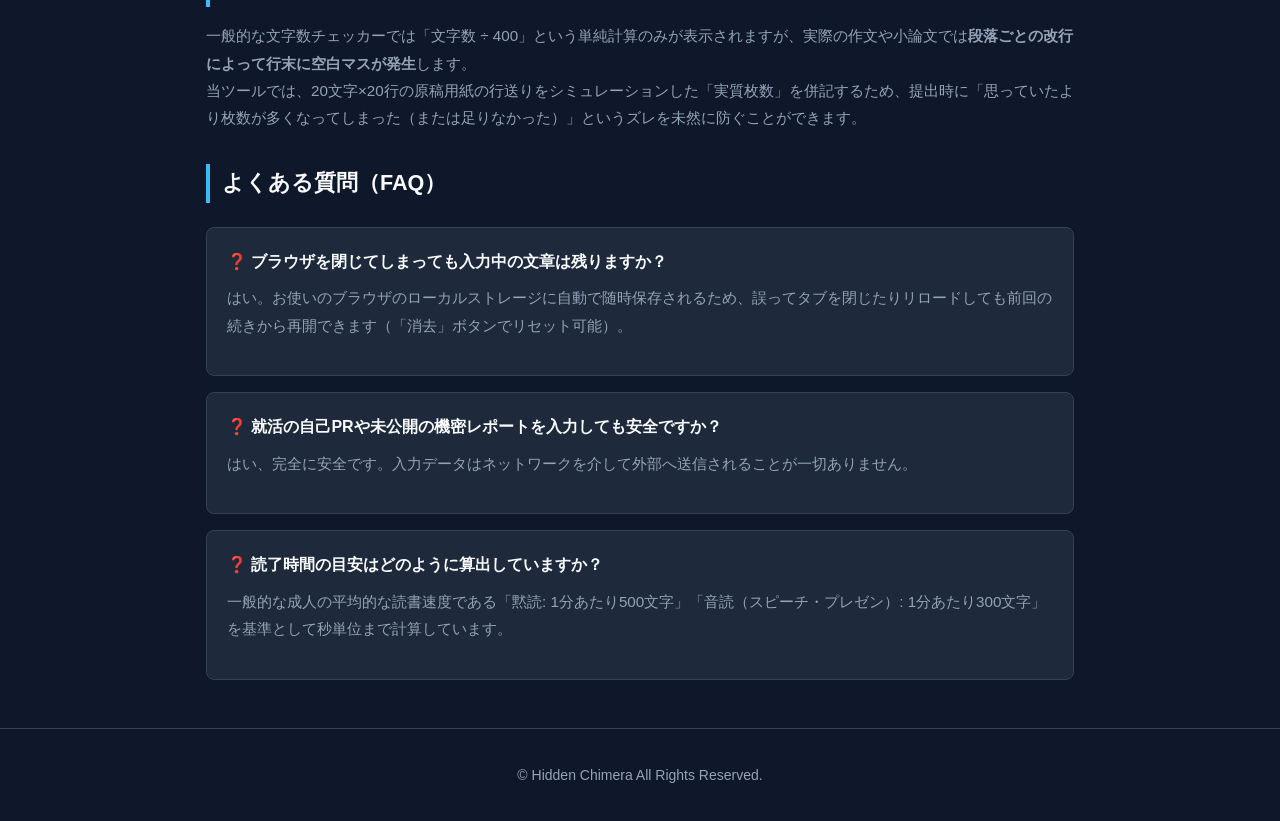
<file: items/text-counter/index.html>
<!DOCTYPE html>
<html lang="ja">
<head>
  <meta charset="UTF-8">
  <!-- Google tag (gtag.js) -->
  <script async src="https://www.googletagmanager.com/gtag/js?id=G-R3DRCDH9Z3"></script>
  <script>
    window.dataLayer = window.dataLayer || [];
    function gtag(){dataLayer.push(arguments);}
    gtag('js', new Date());

    gtag('config', 'G-R3DRCDH9Z3');
    gtag('config', 'G-FW7R85YTVX');
  </script>

  <meta name="viewport" content="width=device-width, initial-scale=1.0">
  <title>【無料・安全】文字数カウント・原稿用紙換算・文章校正ツール | サーバー送信なし - Tools</title>
  <meta name="description" content="リアルタイムで文字数（空白除外・改行除外）、原稿用紙枚数（400字詰め）、読了時間、バイト数を自動計算。サーバー送信ゼロで入力テキストが外部流出しないため、就活ESや未公開記事・レポートの下書きも安全に推敲できます。">
  <meta name="keywords" content="文字数カウント,文字数 カウント 空白除く,原稿用紙 換算,400字詰め,読了時間 計算,文章校正,就活 ES,安全,サーバー送信なし">

  <!-- OGP / Twitter Card -->
  <meta property="og:title" content="【無料・安全】文字数カウント・原稿用紙換算・文章校正ツール | サーバー送信なし">
  <meta property="og:description" content="文字数、原稿用紙枚数、読了時間をリアルタイム計測。入力内容はサーバーに送信されないため下書きや機密文書も安心。">
  <meta property="og:type" content="article">
  <meta name="twitter:card" content="summary_large_image">

  <link rel="stylesheet" href="../../assets/css/common.css">

  <!-- 構造化データ（FAQPage / SoftwareApplication） -->
  <script type="application/ld+json">
  {
    "@context": "https://schema.org",
    "@graph": [
      {
        "@type": "WebApplication",
        "name": "文字数カウント・原稿用紙換算・文章校正ツール",
        "url": "https://tools.hiddenchimera.com/items/text-counter/",
        "applicationCategory": "UtilitiesApplication",
        "operatingSystem": "All",
        "offers": {
          "@type": "Offer",
          "price": "0",
          "priceCurrency": "JPY"
        }
      },
      {
        "@type": "FAQPage",
        "mainEntity": [
          {
            "@type": "Question",
            "name": "入力した文章がサーバーに保存されたり送信される心配はありますか？",
            "acceptedAnswer": {
              "@type": "Answer",
              "text": "いいえ、一切ありません。本ツールは入力された文字列をブラウザ内蔵のJavaScriptメモリ上でのみ解析します。外部サーバーへの通信は一切発生しないため、就活のエントリーシート、未発表の論文、社外秘レポートなども安心して編集いただけます。"
            }
          },
          {
            "@type": "Question",
            "name": "空白や改行を除外した文字数もカウントできますか？",
            "acceptedAnswer": {
              "@type": "Answer",
              "text": "はい。「空白・改行を含む総文字数」「空白（全角・半角）を除外した文字数」「改行のみを除外した文字数」を個別にリアルタイム表示します。"
            }
          },
          {
            "@type": "Question",
            "name": "原稿用紙換算はどのように計算されますか？",
            "acceptedAnswer": {
              "@type": "Answer",
              "text": "一般的な400字詰め原稿用紙（20字×20行）を基準として計算します。単純な文字数割り（文字数÷400）だけでなく、改行による行送りを正確にシミュレーションした実質枚数も算出します。"
            }
          }
        ]
      }
    ]
  }
  </script>

  <style>
    .breadcrumb {
      font-size: 0.875rem;
      margin-bottom: 1.5rem;
      color: var(--text-muted);
    }
    .breadcrumb a {
      color: var(--primary-color);
      text-decoration: none;
    }
    .counter-wrapper {
      display: grid;
      grid-template-columns: 1fr 340px;
      gap: 1.5rem;
      margin-top: 1.5rem;
    }
    @media (max-width: 900px) {
      .counter-wrapper {
        grid-template-columns: 1fr;
      }
    }
    .editor-container {
      display: flex;
      flex-direction: column;
      gap: 0.75rem;
    }
    .editor-toolbar {
      display: flex;
      flex-wrap: wrap;
      align-items: center;
      justify-content: space-between;
      gap: 0.5rem;
      padding: 0.5rem 0.75rem;
      background: var(--card-bg);
      border: 1px solid var(--border-color);
      border-radius: 6px;
    }
    .toolbar-left, .toolbar-right {
      display: flex;
      align-items: center;
      gap: 0.5rem;
    }
    .btn-tool {
      background: rgba(255, 255, 255, 0.05);
      border: 1px solid var(--border-color);
      color: var(--text-color);
      padding: 0.35rem 0.65rem;
      border-radius: 4px;
      font-size: 0.8rem;
      cursor: pointer;
      transition: background 0.2s;
    }
    .btn-tool:hover {
      background: rgba(255, 255, 255, 0.12);
    }
    .btn-tool.danger:hover {
      background: rgba(239, 68, 68, 0.15);
      color: #fca5a5;
      border-color: #ef4444;
    }
    #text-input {
      width: 100%;
      min-height: 480px;
      background: var(--bg-color);
      border: 1px solid var(--border-color);
      border-radius: var(--radius);
      color: var(--text-color);
      padding: 1.25rem;
      font-size: 1rem;
      line-height: 1.75;
      font-family: inherit;
      resize: vertical;
      box-sizing: border-box;
      outline: none;
      transition: border-color 0.2s;
    }
    #text-input:focus {
      border-color: var(--primary-color);
    }
    .stats-sidebar {
      display: flex;
      flex-direction: column;
      gap: 1rem;
    }
    .stat-card {
      background: var(--card-bg);
      border: 1px solid var(--border-color);
      border-radius: var(--radius);
      padding: 1.25rem;
    }
    .stat-card h3 {
      font-size: 0.95rem;
      color: var(--text-muted);
      margin-bottom: 1rem;
      display: flex;
      align-items: center;
      justify-content: space-between;
    }
    .primary-stat {
      text-align: center;
      padding: 0.5rem 0 1rem 0;
      border-bottom: 1px solid var(--border-color);
      margin-bottom: 1rem;
    }
    .primary-stat-num {
      font-size: 2.75rem;
      font-weight: 700;
      color: var(--primary-color);
      line-height: 1;
    }
    .primary-stat-label {
      font-size: 0.8rem;
      color: var(--text-muted);
      margin-top: 0.4rem;
    }
    .stat-list {
      display: flex;
      flex-direction: column;
      gap: 0.65rem;
      font-size: 0.875rem;
    }
    .stat-row {
      display: flex;
      justify-content: space-between;
      align-items: center;
    }
    .stat-row-val {
      font-weight: 600;
      color: var(--text-color);
    }
    .analysis-list {
      display: flex;
      flex-direction: column;
      gap: 0.5rem;
      font-size: 0.8rem;
    }
    .analysis-item {
      padding: 0.5rem 0.75rem;
      background: rgba(255, 255, 255, 0.02);
      border-radius: 4px;
      border-left: 3px solid var(--border-color);
      color: var(--text-muted);
      line-height: 1.5;
    }
    .analysis-item.alert {
      border-left-color: #f59e0b;
      background: rgba(245, 158, 11, 0.05);
      color: #fbbf24;
    }
    .save-indicator {
      font-size: 0.75rem;
      color: var(--text-muted);
    }

    /* 仕様説明アコーディオン */
    .spec-details {
      margin-top: 3rem;
      padding: 1rem 1.25rem;
      border-top: 1px solid var(--border-color);
      border-bottom: 1px solid var(--border-color);
      font-size: 0.8rem;
      color: var(--text-muted);
      line-height: 1.6;
    }
    .spec-details summary {
      cursor: pointer;
      user-select: none;
      color: var(--text-muted);
      font-weight: 500;
      outline: none;
    }
    .spec-details summary:hover {
      color: var(--text-color);
    }
    .spec-content {
      margin-top: 1rem;
      display: grid;
      grid-template-columns: repeat(auto-fit, minmax(240px, 1fr));
      gap: 1.25rem;
    }
    .spec-group h4 {
      font-size: 0.825rem;
      color: var(--text-color);
      margin-bottom: 0.35rem;
    }
    .spec-group ul {
      margin: 0;
      padding-left: 1.2rem;
    }
    .spec-group li {
      margin-bottom: 0.25rem;
    }

    /* SEO解説コンテンツ領域 */
    .seo-article {
      margin-top: 2.5rem;
      line-height: 1.8;
      color: var(--text-color);
    }
    .seo-article h3 {
      font-size: 1.35rem;
      margin-top: 2rem;
      margin-bottom: 0.85rem;
      color: var(--text-color);
      border-left: 4px solid var(--primary-color);
      padding-left: 0.75rem;
    }
    .seo-article p {
      color: var(--text-muted);
      margin-bottom: 1rem;
      font-size: 0.95rem;
    }
    .seo-article ul {
      margin-bottom: 1.5rem;
      padding-left: 1.5rem;
      color: var(--text-muted);
      font-size: 0.95rem;
    }
    .seo-article li {
      margin-bottom: 0.4rem;
    }
    .comparison-table {
      width: 100%;
      border-collapse: collapse;
      margin: 1.5rem 0;
      font-size: 0.9rem;
    }
    .comparison-table th, .comparison-table td {
      border: 1px solid var(--border-color);
      padding: 0.75rem;
      text-align: center;
    }
    .comparison-table th {
      background: rgba(255, 255, 255, 0.05);
      font-weight: 600;
    }
    .check-yes {
      color: #4ade80;
      font-weight: bold;
    }
    .faq-block {
      margin-top: 1.5rem;
    }
    .faq-item {
      background: var(--card-bg);
      border: 1px solid var(--border-color);
      border-radius: 8px;
      margin-bottom: 1rem;
      padding: 1.25rem;
    }
    .faq-q {
      font-weight: 600;
      color: var(--text-color);
      margin-bottom: 0.5rem;
      display: flex;
      align-items: center;
      gap: 0.5rem;
    }
    .faq-a {
      font-size: 0.9rem;
      color: var(--text-muted);
      margin: 0;
    }
  </style>
</head>
<body>

  <header>
    <div class="logo">
      <a href="../../">完全無料・ブラウザ完結型 メディアツール</a>
    </div>
  </header>

  <main>
    <div class="breadcrumb">
      <a href="../../">トップ</a> &gt; 文字数カウント・原稿用紙換算ツール
    </div>

    <h1>文字数カウント・原稿用紙換算・文章校正ツール</h1>
    <p style="color: var(--text-muted); margin-bottom: 1.5rem;">
      文字数（空白除外・改行除外）、原稿用紙枚数、読了時間、バイト数をリアルタイムに自動計算。<br>
      入力した文章は外部サーバーに一切送信されないため、就活ES・未公開原稿・社内報告書も安全に推敲できます。
    </p>

    <!-- メインエディタ＆集計パネル -->
    <div class="counter-wrapper">
      
      <!-- 入力エリア -->
      <div class="editor-container">
        <div class="editor-toolbar">
          <div class="toolbar-left">
            <button id="copy-btn" class="btn-tool">📋 コピー</button>
            <button id="clean-spaces-btn" class="btn-tool" title="連続スペース・不要な空白を除去">🧹 空白を整理</button>
            <button id="sample-text-btn" class="btn-tool">📝 サンプル文章</button>
          </div>
          <div class="toolbar-right">
            <span id="save-indicator" class="save-indicator">ローカル下書き保存済</span>
            <button id="clear-btn" class="btn-tool danger">消去</button>
          </div>
        </div>

        <textarea id="text-input" placeholder="ここに文章を入力またはペーストしてください。リアルタイムに文字数や原稿用紙枚数が計算されます..."></textarea>
      </div>

      <!-- 右側集計サイドバー -->
      <div class="stats-sidebar">
        
        <!-- 主要文字数カード -->
        <div class="stat-card">
          <div class="primary-stat">
            <div id="stat-total-chars" class="primary-stat-num">0</div>
            <div class="primary-stat-label">文字数 (スペース・改行含む)</div>
          </div>

          <div class="stat-list">
            <div class="stat-row">
              <span>空白・スペース除く:</span>
              <span id="stat-no-spaces" class="stat-row-val">0</span>
            </div>
            <div class="stat-row">
              <span>改行除く:</span>
              <span id="stat-no-breaks" class="stat-row-val">0</span>
            </div>
            <div class="stat-row">
              <span>行数:</span>
              <span id="stat-lines" class="stat-row-val">0 行</span>
            </div>
            <div class="stat-row">
              <span>段落数:</span>
              <span id="stat-paragraphs" class="stat-row-val">0</span>
            </div>
          </div>
        </div>

        <!-- 原稿用紙・目安時間カード -->
        <div class="stat-card">
          <h3>目安・換算</h3>
          <div class="stat-list">
            <div class="stat-row">
              <span>400字詰 原稿用紙:</span>
              <span id="stat-manuscript" class="stat-row-val">0.0 枚</span>
            </div>
            <div class="stat-row">
              <span>行送り考慮 (実質):</span>
              <span id="stat-manuscript-real" class="stat-row-val">0.0 枚</span>
            </div>
            <div class="stat-row">
              <span>黙読目安 (500字/分):</span>
              <span id="stat-read-time" class="stat-row-val">0 秒</span>
            </div>
            <div class="stat-row">
              <span>音読目安 (300字/分):</span>
              <span id="stat-speech-time" class="stat-row-val">0 秒</span>
            </div>
            <div class="stat-row">
              <span>UTF-8 容量:</span>
              <span id="stat-bytes-utf8" class="stat-row-val">0 B</span>
            </div>
            <div class="stat-row">
              <span>Shift_JIS 換算:</span>
              <span id="stat-bytes-sjis" class="stat-row-val">0 B</span>
            </div>
          </div>
        </div>

        <!-- 簡易文章チェックカード -->
        <div class="stat-card">
          <h3>文章チェック・分析</h3>
          <div id="analysis-container" class="analysis-list">
            <div class="analysis-item">文章を入力すると、助詞の連続や文末の重複を判定します。</div>
          </div>
        </div>

      </div>

    </div>

    <!-- 仕様説明アコーディオン -->
    <details class="spec-details">
      <summary>計算ロジック・文字カウント仕様の詳細</summary>
      <div class="spec-content">
        <div class="spec-group">
          <h4>文字数カウント仕様</h4>
          <ul>
            <li><strong>サロゲートペア対応:</strong> 絵文字や異体字（例: 𠮷, 👨‍👩‍👧‍👦）を正確に処理するため、文字列をコードポイント単位（スプレッド構文 <code>[...text]</code>）で分割してカウント。</li>
            <li><strong>空白判定:</strong> 半角スペース（U+0020）、全角スペース（U+3000）、タブ文字（\t）を除外対象として正確に識別。</li>
          </ul>
        </div>
        <div class="spec-group">
          <h4>原稿用紙換算アルゴリズム</h4>
          <ul>
            <li><strong>単純換算:</strong> 空白を含む総文字数を400で除算。</li>
            <li><strong>実質換算（行送り計算）:</strong> 20文字×20行の升目ルールに基づき、改行ごとに余白行を計算して実際の原稿用紙の消費枚数をシミュレート。</li>
          </ul>
        </div>
        <div class="spec-group">
          <h4>プライバシー・自動保存</h4>
          <ul>
            <li><strong>サーバー通信ゼロ:</strong> 解析処理はすべてクライアントサイドJavaScriptで実行。</li>
            <li><strong>LocalStorage下書き保存:</strong> ブラウザを誤って閉じても復元できるよう、端末のローカルストレージにのみ自動セーブされます。</li>
          </ul>
        </div>
      </div>
    </details>

    <!-- SEO解説コンテンツ（検索意図充足・被リンク獲得用） -->
    <article class="seo-article">
      <h3>就活ESやレポートで「正確な文字数把握」が重要な理由</h3>
      <p>
        就職活動のエントリーシート（ES）や大学の課題レポート、Web記事の執筆では、「400字以内」「800字程度」などの厳格な文字数指定が設けられています。<br>
        提出先やシステムによって「空白・改行を含むのか、それとも除外するのか」の基準が異なるため、両方の数値をリアルタイムに把握できるツールを使うことが誤字脱字や規定違反の防止に繋がります。
      </p>

      <table class="comparison-table">
        <thead>
          <tr>
            <th>比較項目</th>
            <th>一般的なオンライン文章チェッカー</th>
            <th>当ツール（完全ブラウザ完結）</th>
          </tr>
        </thead>
        <tbody>
          <tr>
            <td>下書きの送信先</td>
            <td>外部クラウドサーバー（海外含む）</td>
            <td class="check-yes">送信ゼロ（端末内のみ）</td>
          </tr>
          <tr>
            <td>個人情報・機密保持</td>
            <td>サーバーログやAI学習に利用される懸念あり</td>
            <td class="check-yes">ゼロ（外部への流出リスクなし）</td>
          </tr>
          <tr>
            <td>オフライン利用</td>
            <td>不可（インターネット接続必須）</td>
            <td class="check-yes">可能（ネット切断下でも動作）</td>
          </tr>
          <tr>
            <td>サロゲートペア（絵文字）</td>
            <td>文字数がズレる場合がある</td>
            <td class="check-yes">コードポイント展開により完全対応</td>
          </tr>
        </tbody>
      </table>

      <h3>400字詰め原稿用紙換算の「単純計算」と「実質計算」の違い</h3>
      <p>
        一般的な文字数チェッカーでは「文字数 ÷ 400」という単純計算のみが表示されますが、実際の作文や小論文では<strong>段落ごとの改行によって行末に空白マスが発生</strong>します。<br>
        当ツールでは、20文字×20行の原稿用紙の行送りをシミュレーションした「実質枚数」を併記するため、提出時に「思っていたより枚数が多くなってしまった（または足りなかった）」というズレを未然に防ぐことができます。
      </p>

      <h3>よくある質問（FAQ）</h3>
      <div class="faq-block">
        <div class="faq-item">
          <div class="faq-q">❓ ブラウザを閉じてしまっても入力中の文章は残りますか？</div>
          <p class="faq-a">はい。お使いのブラウザのローカルストレージに自動で随時保存されるため、誤ってタブを閉じたりリロードしても前回の続きから再開できます（「消去」ボタンでリセット可能）。</p>
        </div>
        <div class="faq-item">
          <div class="faq-q">❓ 就活の自己PRや未公開の機密レポートを入力しても安全ですか？</div>
          <p class="faq-a">はい、完全に安全です。入力データはネットワークを介して外部へ送信されることが一切ありません。</p>
        </div>
        <div class="faq-item">
          <div class="faq-q">❓ 読了時間の目安はどのように算出していますか？</div>
          <p class="faq-a">一般的な成人の平均的な読書速度である「黙読: 1分あたり500文字」「音読（スピーチ・プレゼン）: 1分あたり300文字」を基準として秒単位まで計算しています。</p>
        </div>
      </div>
    </article>

  </main>

  <footer>
    <p>&copy; Hidden Chimera All Rights Reserved.</p>
  </footer>

  <script src="../../assets/js/common.js"></script>
  <script src="./app.js"></script>
</body>
</html>
</file>
<file: assets/css/common.css>
:root {
  --bg-color: #0f172a;
  --card-bg: #1e293b;
  --text-color: #f8fafc;
  --text-muted: #94a3b8;
  --primary-color: #38bdf8;
  --primary-hover: #0ea5e9;
  --border-color: #334155;
  --radius: 8px;
  --font-family: -apple-system, BlinkMacSystemFont, "Segoe UI", Roboto, Helvetica, Arial, sans-serif;
}

body {
  margin: 0;
  padding: 0;
  background-color: var(--bg-color);
  color: var(--text-color);
  font-family: var(--font-family);
  display: flex;
  flex-direction: column;
  min-height: 100vh;
}

header {
  background-color: var(--card-bg);
  border-bottom: 1px solid var(--border-color);
  padding: 0.75rem 1.5rem;
  display: flex;
  align-items: center;
  gap: 1rem;
}

.logo a {
  color: var(--text-color);
  text-decoration: none;
  font-weight: 700;
  font-size: 1.1rem;
}

main {
  flex: 1;
  max-width: 900px;
  width: 100%;
  margin: 2rem auto;
  padding: 0 1rem;
  box-sizing: border-box;
}

footer {
  text-align: center;
  padding: 1.5rem;
  border-top: 1px solid var(--border-color);
  color: var(--text-muted);
  font-size: 0.875rem;
}

/* 共通コンポーネント */
.btn {
  background-color: var(--primary-color);
  color: #0f172a;
  font-weight: 600;
  border: none;
  border-radius: var(--radius);
  padding: 0.75rem 1.5rem;
  cursor: pointer;
  transition: background-color 0.2s;
  font-size: 1rem;
}

.btn:hover {
  background-color: var(--primary-hover);
}

.btn:disabled {
  background-color: var(--border-color);
  color: var(--text-muted);
  cursor: not-allowed;
}

.dropzone {
  border: 2px dashed var(--border-color);
  border-radius: var(--radius);
  padding: 3rem 1.5rem;
  text-align: center;
  background-color: rgba(30, 41, 59, 0.5);
  cursor: pointer;
  transition: border-color 0.2s, background-color 0.2s;
}

.dropzone:hover, .dropzone.dragover {
  border-color: var(--primary-color);
  background-color: rgba(56, 189, 248, 0.05);
}

.dropzone p {
  color: var(--text-muted);
  margin-top: 0.5rem;
}

/* トップページ用スタイル */
.hero {
  text-align: center;
  margin-bottom: 3rem;
}
.hero h1 {
  font-size: 2.25rem;
  margin-bottom: 0.75rem;
}
.hero p {
  color: var(--text-muted);
  font-size: 1.1rem;
}
.category-section {
  margin-bottom: 3rem;
}
.category-title {
  font-size: 1.35rem;
  margin-bottom: 0.4rem;
  color: var(--text-color);
  border-left: 4px solid var(--primary-color);
  padding-left: 0.75rem;
}
.category-desc {
  color: var(--text-muted);
  font-size: 0.9rem;
  margin-bottom: 1.25rem;
}
.tool-grid {
  display: grid;
  grid-template-columns: repeat(auto-fill, minmax(260px, 1fr));
  gap: 1.5rem;
}
.tool-card {
  background-color: var(--card-bg);
  border: 1px solid var(--border-color);
  border-radius: var(--radius);
  padding: 1.5rem;
  text-decoration: none;
  color: inherit;
  display: flex;
  flex-direction: column;
  transition: transform 0.2s, border-color 0.2s;
}
.tool-card:hover {
  transform: translateY(-4px);
  border-color: var(--primary-color);
}
.tool-card-icon {
  font-size: 2rem;
  margin-bottom: 1rem;
}
.tool-card-title {
  font-size: 1.15rem;
  font-weight: 600;
  margin-bottom: 0.5rem;
}
.tool-card-desc {
  color: var(--text-muted);
  font-size: 0.875rem;
  line-height: 1.5;
  flex: 1;
}
.tool-card-tags {
  margin-top: 1rem;
  display: flex;
  gap: 0.5rem;
  flex-wrap: wrap;
}
.tool-tag {
  background-color: rgba(255, 255, 255, 0.05);
  font-size: 0.75rem;
  padding: 0.2rem 0.5rem;
  border-radius: 4px;
  color: var(--text-muted);
}

/* ========================================================
   ハンバーガーメニュー・ドロワーサイドバー スタイル
   ======================================================== */
.nav-menu-btn {
  background: none;
  border: none;
  padding: 0.4rem;
  cursor: pointer;
  display: flex;
  flex-direction: column;
  justify-content: center;
  gap: 5px;
  width: 32px;
  height: 32px;
  border-radius: 6px;
  transition: background 0.2s;
}
.nav-menu-btn:hover {
  background: rgba(255, 255, 255, 0.08);
}
.nav-menu-btn span {
  display: block;
  width: 20px;
  height: 2px;
  background-color: var(--text-color);
  border-radius: 2px;
  margin: 0 auto;
}

/* 背景オーバーレイ */
.drawer-overlay {
  position: fixed;
  top: 0;
  left: 0;
  width: 100vw;
  height: 100vh;
  background: rgba(0, 0, 0, 0.65);
  backdrop-filter: blur(2px);
  z-index: 998;
  opacity: 0;
  visibility: hidden;
  transition: opacity 0.3s ease, visibility 0.3s ease;
}
.drawer-overlay.active {
  opacity: 1;
  visibility: visible;
}

/* サイドバー本体 */
.nav-drawer {
  position: fixed;
  top: 0;
  left: 0;
  width: 300px;
  max-width: 85vw;
  height: 100vh;
  background-color: #131d31;
  border-right: 1px solid var(--border-color);
  z-index: 999;
  transform: translateX(-100%);
  transition: transform 0.3s cubic-bezier(0.16, 1, 0.3, 1);
  display: flex;
  flex-direction: column;
  box-shadow: 10px 0 25px rgba(0, 0, 0, 0.5);
}
.nav-drawer.active {
  transform: translateX(0);
}

.drawer-header {
  padding: 1rem 1.25rem;
  display: flex;
  align-items: center;
  justify-content: space-between;
  border-bottom: 1px solid var(--border-color);
}
.drawer-header-title {
  font-weight: 700;
  font-size: 1rem;
  color: var(--text-color);
  display: flex;
  align-items: center;
  gap: 0.5rem;
}
.drawer-close-btn {
  background: none;
  border: none;
  color: var(--text-muted);
  font-size: 1.25rem;
  cursor: pointer;
  padding: 0.2rem 0.5rem;
  border-radius: 4px;
}
.drawer-close-btn:hover {
  color: var(--text-color);
  background: rgba(255, 255, 255, 0.08);
}

.drawer-body {
  flex: 1;
  overflow-y: auto;
  padding: 1rem 0.75rem;
}
.drawer-group {
  margin-bottom: 1.5rem;
}
.drawer-group-title {
  font-size: 0.75rem;
  text-transform: uppercase;
  color: var(--text-muted);
  letter-spacing: 0.05em;
  padding: 0 0.75rem 0.5rem;
  font-weight: 600;
}
.drawer-link {
  display: flex;
  align-items: center;
  gap: 0.75rem;
  padding: 0.65rem 0.75rem;
  color: var(--text-color);
  text-decoration: none;
  border-radius: 6px;
  font-size: 0.875rem;
  transition: background 0.15s, color 0.15s;
}
.drawer-link:hover {
  background: rgba(255, 255, 255, 0.06);
  color: var(--primary-color);
}
.drawer-link.current {
  background: rgba(56, 189, 248, 0.12);
  color: var(--primary-color);
  font-weight: 600;
}
.drawer-link-icon {
  font-size: 1.15rem;
  width: 22px;
  text-align: center;
  flex-shrink: 0;
}
.drawer-link-text {
  white-space: nowrap;
  overflow: hidden;
  text-overflow: ellipsis;
}
</file>
